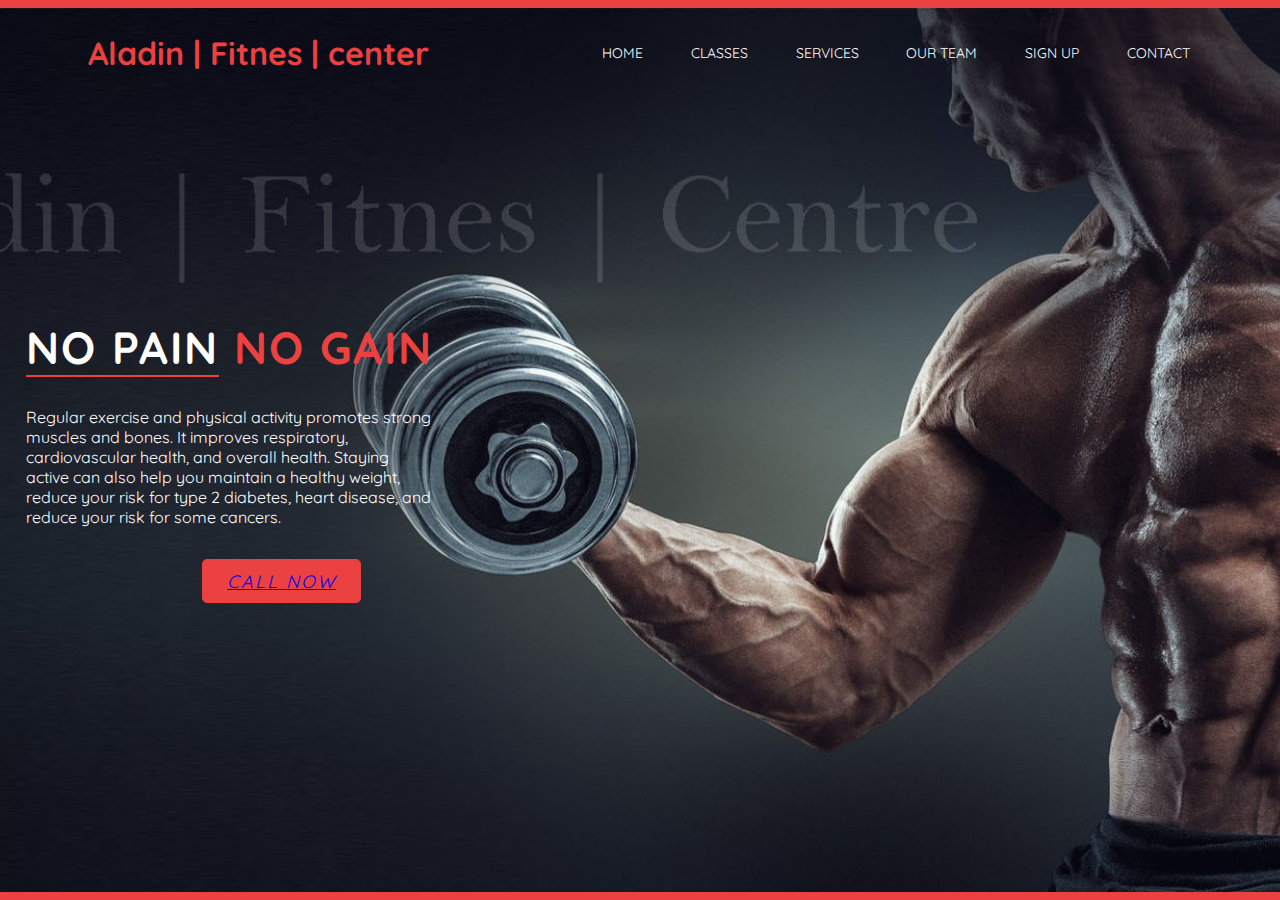
<file: index.html>
<!DOCTYPE html>
<html>

<head>
    <meta charset="utf-8">
    <meta name="viewport" content="width=device-width, initial-scale=1">
    <title>Aladin | Fitnes | Centre</title>
    <link rel="stylesheet" href="https://cdnjs.cloudflare.com/ajax/libs/font-awesome/6.0.0-beta3/css/all.min.css" integrity="sha512-Fo3rlrZj/k7ujTnHg4CGR2D7kSs0v4LLanw2qksYuRlEzO+tcaEPQogQ0KaoGN26/zrn20ImR1DfuLWnOo7aBA==" crossorigin="anonymous" referrerpolicy="no-referrer"
    />
    <link rel="stylesheet" type="text/css" href="style.css">
</head>

<body>
    <header>
        <nav>
            <div class="logo"><i class="fas fa-dumbbell"></i><span> Aladin | Fitnes | center</span></div>
            <ul>
                <p><a href="index.html">Home</a></p>
                <p><a href="index.html">classes</a></p>
                <p><a href="index.html">Services</a></p>
                <p><a href="index.html">Our Team</a></p>
                <p><a href="signup.html">Sign Up</a></p>
                <p><a href="contact.html">Contact</a></p>
            </ul>
        </nav>
        <div class="header-container">
            <h1><span class="border-bottom">No Pain</span><span class="text-primary"> No Gain</span></h1>
            <p>Regular exercise and physical activity promotes strong muscles and bones. It improves respiratory, cardiovascular health, and overall health. Staying active can also help you maintain a healthy weight, reduce your risk for type 2 diabetes,
                heart disease, and reduce your risk for some cancers.</p>
            <center><button class="btn btn-primary"><i class="fas fa-phone-square-alt"><a href="tel:+91 7086115578">Call Now</a> </i> </button></center>
        </div>
    </header>
</body>


</html>
</file>
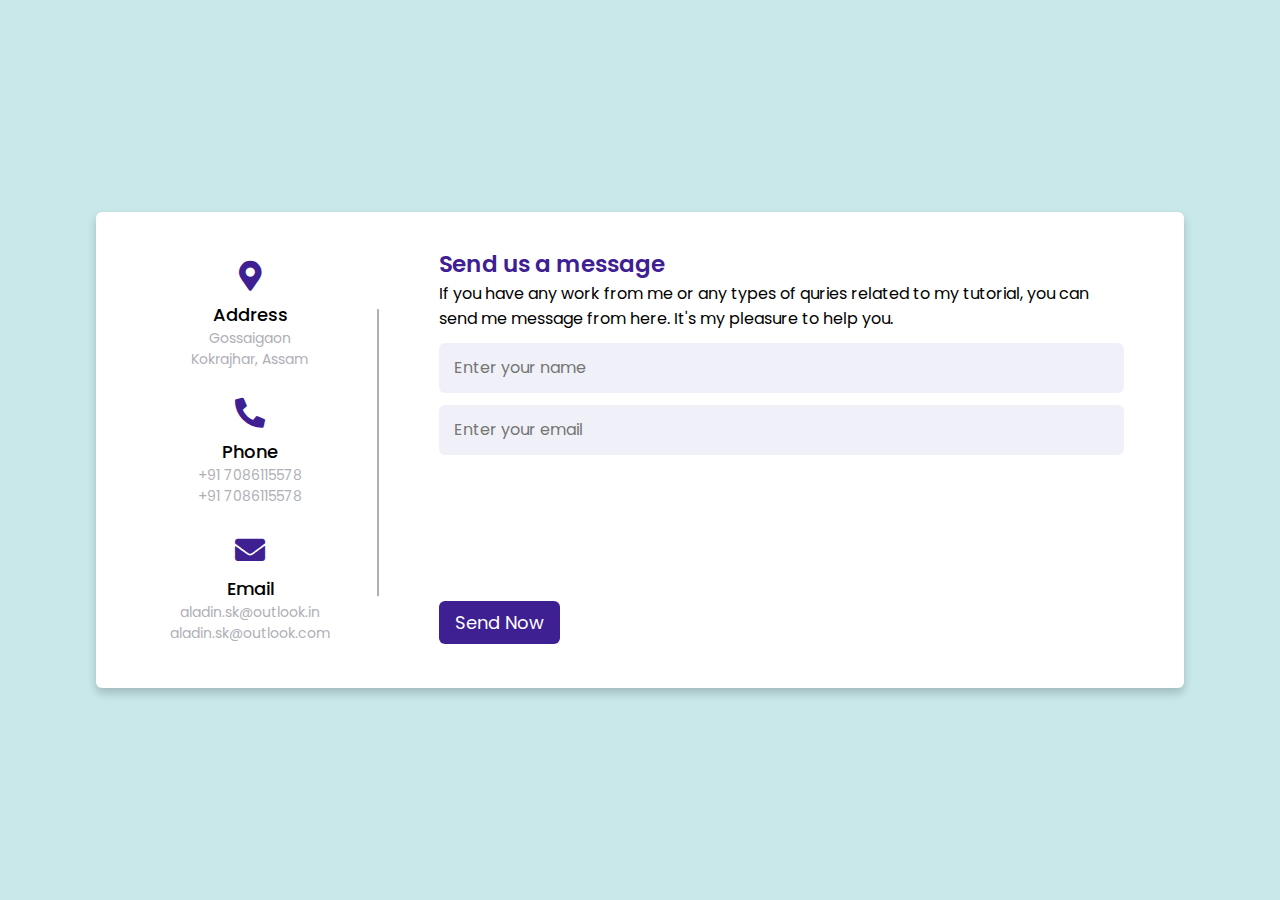
<file: contact.html>
<!DOCTYPE html>
<html lang="en" dir="ltr">

<head>
    <meta charset="UTF-8">
    <link rel="stylesheet" href="style.css">
    <!-- Fontawesome CDN Link -->
    <link rel="stylesheet" href="https://cdnjs.cloudflare.com/ajax/libs/font-awesome/5.15.2/css/all.min.css" />
    <meta name="viewport" content="width=device-width, initial-scale=1.0">
    <link rel="stylesheet" type="text/css" href="contact.css">
</head>

<body>
    <div class="container">
        <div class="content">
            <div class="left-side">
                <div class="address details">
                    <i class="fas fa-map-marker-alt"></i>
                    <div class="topic">Address</div>
                    <div class="text-one">Gossaigaon</div>
                    <div class="text-two">Kokrajhar, Assam</div>
                </div>
                <div class="phone details">
                    <i class="fas fa-phone-alt"></i>
                    <div class="topic">Phone</div>
                    <div class="text-one">+91 7086115578</div>
                    <div class="text-two">+91 7086115578</div>
                </div>
                <div class="email details">
                    <i class="fas fa-envelope"></i>
                    <div class="topic">Email</div>
                    <div class="text-one">aladin.sk@outlook.in</div>
                    <div class="text-two">aladin.sk@outlook.com</div>
                </div>
            </div>
            <div class="right-side">
                <div class="topic-text">Send us a message</div>
                <p>If you have any work from me or any types of quries related to my tutorial, you can send me message from here. It's my pleasure to help you.</p>
                <form action="#">
                    <div class="input-box">
                        <input type="text" placeholder="Enter your name">
                    </div>
                    <div class="input-box">
                        <input type="text" placeholder="Enter your email">
                    </div>
                    <div class="input-box message-box">

                    </div>
                    <div class="button">
                        <input type="button" value="Send Now">
                    </div>
                </form>
            </div>
        </div>
    </div>
</body>

</html>
</file>
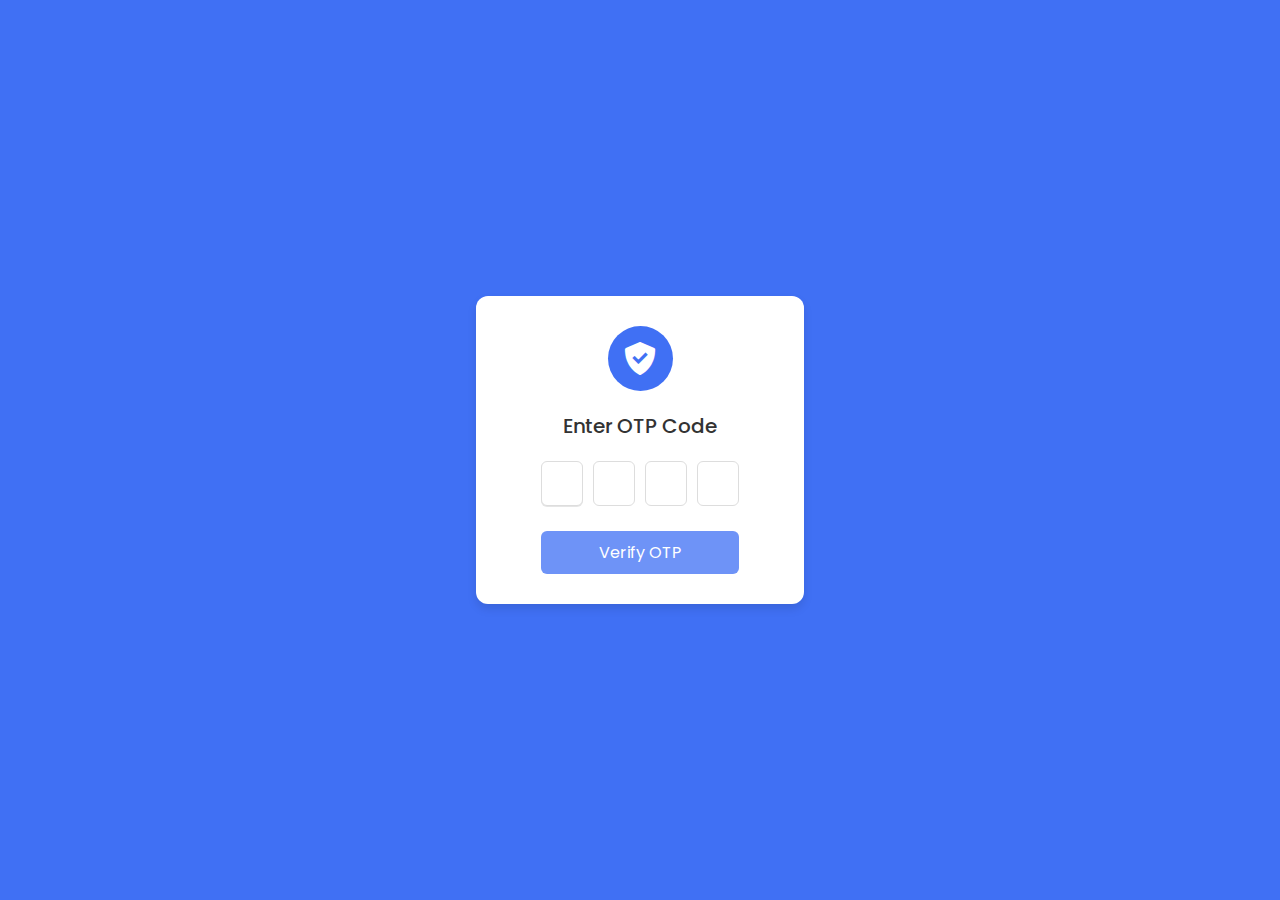
<file: otp.html>
<!DOCTYPE html>
<html lang="en">

<head>
    <meta charset="UTF-8" />
    <meta http-equiv="X-UA-Compatible" content="IE=edge" />
    <meta name="viewport" content="width=device-width, initial-scale=1.0" />
    <!--<title>OTP Verification Form</title>-->
    <link rel="stylesheet" href="otp.css" />
    <!-- Boxicons CSS -->
    <link href="https://unpkg.com/boxicons@2.1.4/css/boxicons.min.css" rel="stylesheet" />
    <script src="otp.js" defer></script>
</head>

<body>
    <div class="container">
        <header>
            <i class="bx bxs-check-shield"></i>
        </header>
        <h4>Enter OTP Code</h4>
        <form action="#">
            <div class="input-field">
                <input type="number" />
                <input type="number" enable />
                <input type="number" enable />
                <input type="number" enable />
            </div>
            <button>Verify OTP</button>
        </form>
    </div>
</body>

</html>
</file>
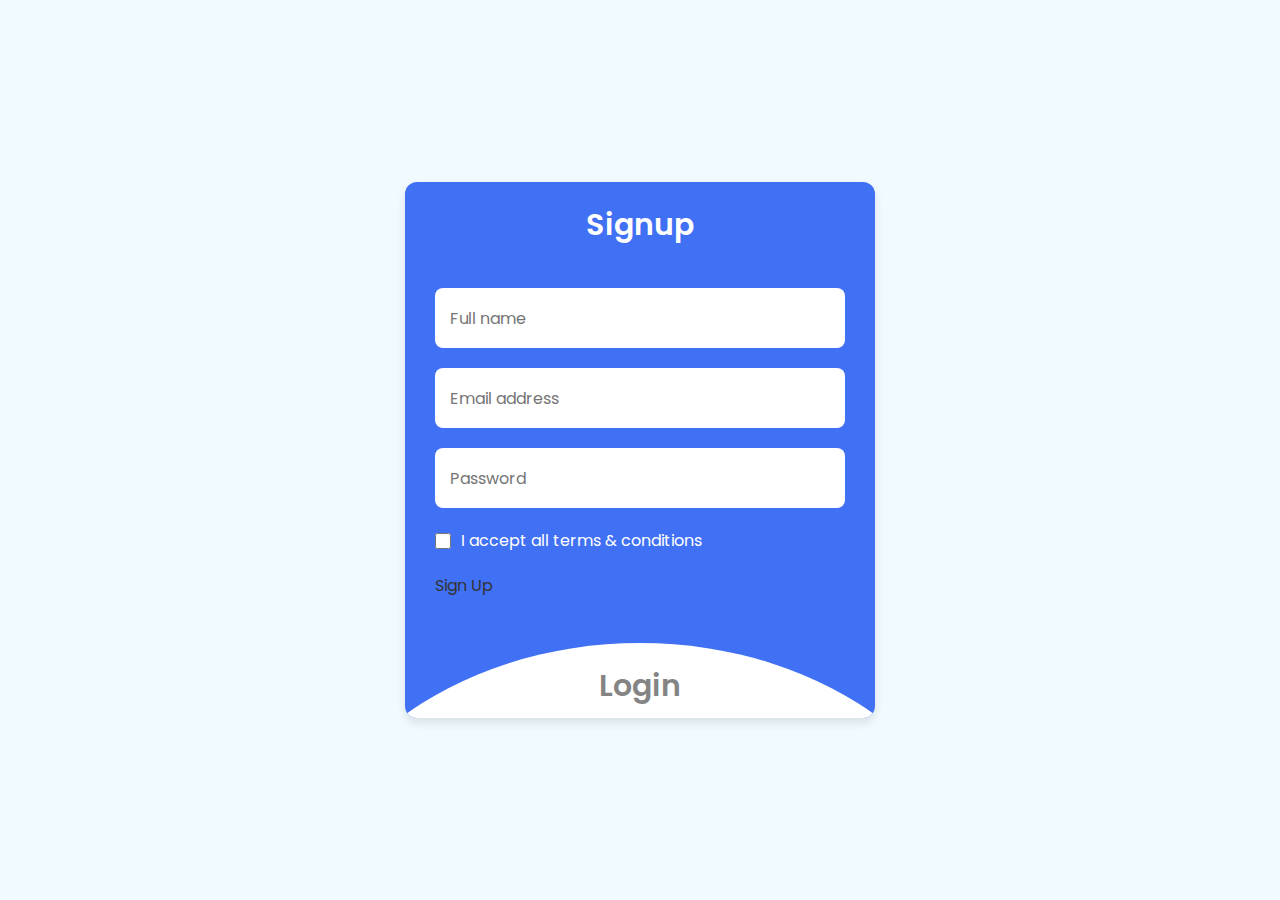
<file: signup.html>
<!DOCTYPE html>
<html lang="en">

<head>
    <meta charset="UTF-8" />
    <meta http-equiv="X-UA-Compatible" content="IE=edge" />
    <meta name="viewport" content="width=device-width, initial-scale=1.0" />
    <!--<title>Login & Signup Form</title>-->
    <link rel="stylesheet" href="signup.css" />
</head>

<body>
    <section class="wrapper">
        <div class="form signup">
            <header>Signup</header>
            <form action="#">
                <input type="text" placeholder="Full name" required />
                <input type="text" placeholder="Email address" required />
                <input type="password" placeholder="Password" required />
                <div class="checkbox">
                    <input type="checkbox" id="signupCheck" />
                    <label for="signupCheck">I accept all terms & conditions</label>
                </div>
                <p><a href="otp.html">Sign Up</a></p>

            </form>
        </div>

        <div class="form login">
            <header>Login</header>
            <form action="#">
                <input type="text" placeholder="Email address" required />
                <input type="password" placeholder="Password" required />
                <a href="#">Forgot password?</a>
                <p><a href="otp.html">Sign In</a></p>
            </form>
        </div>

        <script>
            const wrapper = document.querySelector(".wrapper"),
                signupHeader = document.querySelector(".signup header"),
                loginHeader = document.querySelector(".login header");

            loginHeader.addEventListener("click", () => {
                wrapper.classList.add("active");
            });
            signupHeader.addEventListener("click", () => {
                wrapper.classList.remove("active");
            });
        </script>
    </section>
</body>

</html>
</file>
<file: style.css>
@import url('https://fonts.googleapis.com/css2?family=Quicksand:wght@700&display=swap');
* {
    padding: 0;
    margin: 0;
    box-sizing: border-box;
}

body {
    background-color: black;
}

body header {
    background-image: url(img/2.jpg);
    width: 100vw;
    height: 100vh;
    background-size: cover;
    background-repeat: no-repeat;
    background-position: center;
    border-top: 0.5rem solid #ec4141;
    border-bottom: 0.5rem solid #ec4141;
}

nav {
    display: flex;
    height: 90px;
}

nav .logo {
    color: white;
    width: 40%;
    display: flex;
    justify-content: center;
    align-items: center;
    font-size: 32px;
    font-weight: bolder;
    font-family: 'Quicksand', sans-serif;
}

nav .logo span {
    color: #ec4141;
    font-size: 32px;
    margin-left: 5px;
}

nav ul {
    width: 60%;
    display: flex;
    justify-content: center;
    align-items: center;
}

nav ul li {
    list-style: none;
}

nav ul .active {
    border-bottom: 2px solid #ec4141;
    color: #ec4141;
}

nav ul a {
    text-decoration: none;
    text-transform: uppercase;
    font-family: 'Quicksand', sans-serif;
    font-size: 14px;
    padding: 1rem 1.2rem;
    margin: 0 0.3rem;
    color: white;
}

nav ul a:hover {
    border-bottom: 2px solid #ec4141;
    color: #ec4141;
}

.header-container {
    position: relative;
    display: block;
    width: 40%;
    top: 25%;
    left: 2%;
}

.header-container h1 {
    color: white;
    font-size: 45px;
    text-transform: uppercase;
    font-family: 'Quicksand', sans-serif;
    letter-spacing: 2px;
}

.text-primary {
    color: #ec4141;
}

.header-container h1 .border-bottom {
    border-bottom: 2px solid #ec4141;
}

.header-container p {
    color: white;
    margin-top: 2rem;
    width: 80%;
    font-family: 'Quicksand', sans-serif;
}

.btn {
    padding: 0.6rem 1.5rem;
    cursor: pointer;
    outline: none;
    border: 1.4px solid black;
}

.btn-primary {
    text-transform: uppercase;
    font-family: 'Quicksand', sans-serif;
    letter-spacing: 2px;
    margin-top: 2rem;
    color: white;
    background-color: #ec4141;
    border: 1.4px solid #ec4141;
    border-radius: 5px;
    font-size: 18px;
    transition: all 0.5s linear;
}

.btn-primary:hover {
    background-color: transparent;
}
</file>
<file: contact.css>
/* Google Font CDN Link */

@import url('https://fonts.googleapis.com/css2?family=Poppins:wght@200;300;400;500;600;700&display=swap');
* {
    margin: 0;
    padding: 0;
    box-sizing: border-box;
    font-family: "Poppins", sans-serif;
}

body {
    min-height: 100vh;
    width: 100%;
    background: #c8e8e9;
    display: flex;
    align-items: center;
    justify-content: center;
}

.container {
    width: 85%;
    background: #fff;
    border-radius: 6px;
    padding: 20px 60px 30px 40px;
    box-shadow: 0 5px 10px rgba(0, 0, 0, 0.2);
}

.container .content {
    display: flex;
    align-items: center;
    justify-content: space-between;
}

.container .content .left-side {
    width: 25%;
    height: 100%;
    display: flex;
    flex-direction: column;
    align-items: center;
    justify-content: center;
    margin-top: 15px;
    position: relative;
}

.content .left-side::before {
    content: '';
    position: absolute;
    height: 70%;
    width: 2px;
    right: -15px;
    top: 50%;
    transform: translateY(-50%);
    background: #afafb6;
}

.content .left-side .details {
    margin: 14px;
    text-align: center;
}

.content .left-side .details i {
    font-size: 30px;
    color: #3e2093;
    margin-bottom: 10px;
}

.content .left-side .details .topic {
    font-size: 18px;
    font-weight: 500;
}

.content .left-side .details .text-one,
.content .left-side .details .text-two {
    font-size: 14px;
    color: #afafb6;
}

.container .content .right-side {
    width: 75%;
    margin-left: 75px;
}

.content .right-side .topic-text {
    font-size: 23px;
    font-weight: 600;
    color: #3e2093;
}

.right-side .input-box {
    height: 50px;
    width: 100%;
    margin: 12px 0;
}

.right-side .input-box input,
.right-side .input-box textarea {
    height: 100%;
    width: 100%;
    border: none;
    outline: none;
    font-size: 16px;
    background: #F0F1F8;
    border-radius: 6px;
    padding: 0 15px;
    resize: none;
}

.right-side .message-box {
    min-height: 110px;
}

.right-side .input-box textarea {
    padding-top: 6px;
}

.right-side .button {
    display: inline-block;
    margin-top: 12px;
}

.right-side .button input[type="button"] {
    color: #fff;
    font-size: 18px;
    outline: none;
    border: none;
    padding: 8px 16px;
    border-radius: 6px;
    background: #3e2093;
    cursor: pointer;
    transition: all 0.3s ease;
}

.button input[type="button"]:hover {
    background: #5029bc;
}

@media (max-width: 950px) {
    .container {
        width: 90%;
        padding: 30px 40px 40px 35px;
    }
    .container .content .right-side {
        width: 75%;
        margin-left: 55px;
    }
}

@media (max-width: 820px) {
    .container {
        margin: 40px 0;
        height: 100%;
    }
    .container .content {
        flex-direction: column-reverse;
    }
    .container .content .left-side {
        width: 100%;
        flex-direction: row;
        margin-top: 40px;
        justify-content: center;
        flex-wrap: wrap;
    }
    .container .content .left-side::before {
        display: none;
    }
    .container .content .right-side {
        width: 100%;
        margin-left: 0;
    }
}
</file>
<file: otp.css>
/* Import Google font - Poppins */

@import url("https://fonts.googleapis.com/css2?family=Poppins:wght@200;300;400;500;600;700&display=swap");
* {
    margin: 0;
    padding: 0;
    box-sizing: border-box;
    font-family: "Poppins", sans-serif;
}

body {
    min-height: 100vh;
    display: flex;
    align-items: center;
    justify-content: center;
    background: #4070f4;
}

:where(.container,
form,
.input-field,
header) {
    display: flex;
    flex-direction: column;
    align-items: center;
    justify-content: center;
}

.container {
    background: #fff;
    padding: 30px 65px;
    border-radius: 12px;
    row-gap: 20px;
    box-shadow: 0 5px 10px rgba(0, 0, 0, 0.1);
}

.container header {
    height: 65px;
    width: 65px;
    background: #4070f4;
    color: #fff;
    font-size: 2.5rem;
    border-radius: 50%;
}

.container h4 {
    font-size: 1.25rem;
    color: #333;
    font-weight: 500;
}

form .input-field {
    flex-direction: row;
    column-gap: 10px;
}

.input-field input {
    height: 45px;
    width: 42px;
    border-radius: 6px;
    outline: none;
    font-size: 1.125rem;
    text-align: center;
    border: 1px solid #ddd;
}

.input-field input:focus {
    box-shadow: 0 1px 0 rgba(0, 0, 0, 0.1);
}

.input-field input::-webkit-inner-spin-button,
.input-field input::-webkit-outer-spin-button {
    display: none;
}

form button {
    margin-top: 25px;
    width: 100%;
    color: #fff;
    font-size: 1rem;
    border: none;
    padding: 9px 0;
    cursor: pointer;
    border-radius: 6px;
    pointer-events: none;
    background: #6e93f7;
    transition: all 0.2s ease;
}

form button.active {
    background: #4070f4;
    pointer-events: auto;
}

form button:hover {
    background: #0e4bf1;
}
</file>
<file: signup.css>
/* Import Google font - Poppins */

@import url("https://fonts.googleapis.com/css2?family=Poppins:wght@200;300;400;500;600;700&display=swap");
* {
    margin: 0;
    padding: 0;
    box-sizing: border-box;
    font-family: "Poppins", sans-serif;
}

body {
    min-height: 100vh;
    display: flex;
    align-items: center;
    justify-content: center;
    background: #f0faff;
}

.wrapper {
    position: relative;
    max-width: 470px;
    width: 100%;
    border-radius: 12px;
    padding: 20px 30px 120px;
    background: #4070f4;
    box-shadow: 0 5px 10px rgba( 0, 0, 0, 0.1);
    overflow: hidden;
}

.form.login {
    position: absolute;
    left: 50%;
    bottom: -86%;
    transform: translateX( -50%);
    width: calc( 100% + 220px);
    padding: 20px 140px;
    border-radius: 50%;
    height: 100%;
    background: #fff;
    transition: all 0.6s ease;
}

.wrapper.active .form.login {
    bottom: -15%;
    border-radius: 35%;
    box-shadow: 0 -5px 10px rgba(0, 0, 0, 0.1);
}

.form header {
    font-size: 30px;
    text-align: center;
    color: #fff;
    font-weight: 600;
    cursor: pointer;
}

.form.login header {
    color: #333;
    opacity: 0.6;
}

.wrapper.active .form.login header {
    opacity: 1;
}

.wrapper.active .signup header {
    opacity: 0.6;
}

.wrapper form {
    display: flex;
    flex-direction: column;
    gap: 20px;
    margin-top: 40px;
}

form input {
    height: 60px;
    outline: none;
    border: none;
    padding: 0 15px;
    font-size: 16px;
    font-weight: 400;
    color: #333;
    border-radius: 8px;
    background: #fff;
}

.form.login input {
    border: 1px solid #aaa;
}

.form.login input:focus {
    box-shadow: 0 1px 0 #ddd;
}

form .checkbox {
    display: flex;
    align-items: center;
    gap: 10px;
}

.checkbox input[type="checkbox"] {
    height: 16px;
    width: 16px;
    accent-color: #fff;
    cursor: pointer;
}

form .checkbox label {
    cursor: pointer;
    color: #fff;
}

form a {
    color: #333;
    text-decoration: none;
}

form a:hover {
    text-decoration: underline;
}

form input[type="submit"] {
    margin-top: 15px;
    padding: none;
    font-size: 18px;
    font-weight: 500;
    cursor: pointer;
}

.form.login input[type="submit"] {
    background: #4070f4;
    color: #fff;
    border: none;
}
</file>
